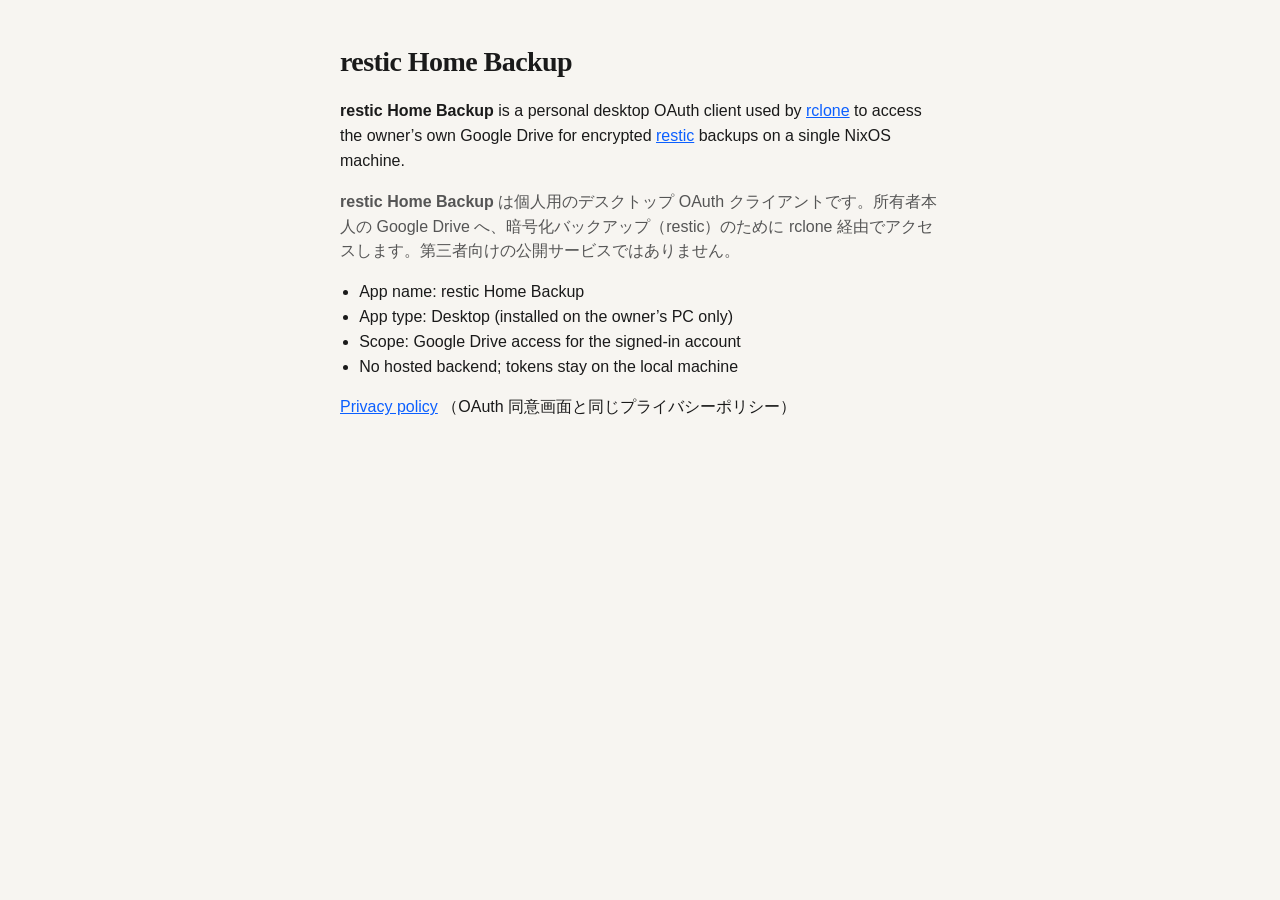
<file: index.html>
<!DOCTYPE html>
<html lang="ja">
  <head>
    <meta charset="utf-8" />
    <meta name="viewport" content="width=device-width, initial-scale=1" />
    <title>restic Home Backup</title>
    <link rel="stylesheet" href="style.css" />
  </head>
  <body>
    <main>
      <h1>restic Home Backup</h1>
      <p>
        <strong>restic Home Backup</strong> is a personal desktop OAuth client
        used by <a href="https://rclone.org/">rclone</a> to access the owner’s
        own Google Drive for encrypted
        <a href="https://restic.net/">restic</a> backups on a single NixOS
        machine.
      </p>
      <p>
        <strong>restic Home Backup</strong> は個人用のデスクトップ OAuth
        クライアントです。所有者本人の Google Drive へ、暗号化バックアップ（restic）のために
        rclone 経由でアクセスします。第三者向けの公開サービスではありません。
      </p>
      <ul>
        <li>App name: restic Home Backup</li>
        <li>App type: Desktop (installed on the owner’s PC only)</li>
        <li>Scope: Google Drive access for the signed-in account</li>
        <li>No hosted backend; tokens stay on the local machine</li>
      </ul>
      <p>
        <a href="privacy.html">Privacy policy</a>
        （OAuth 同意画面と同じプライバシーポリシー）
      </p>
    </main>
  </body>
</html>
</file>
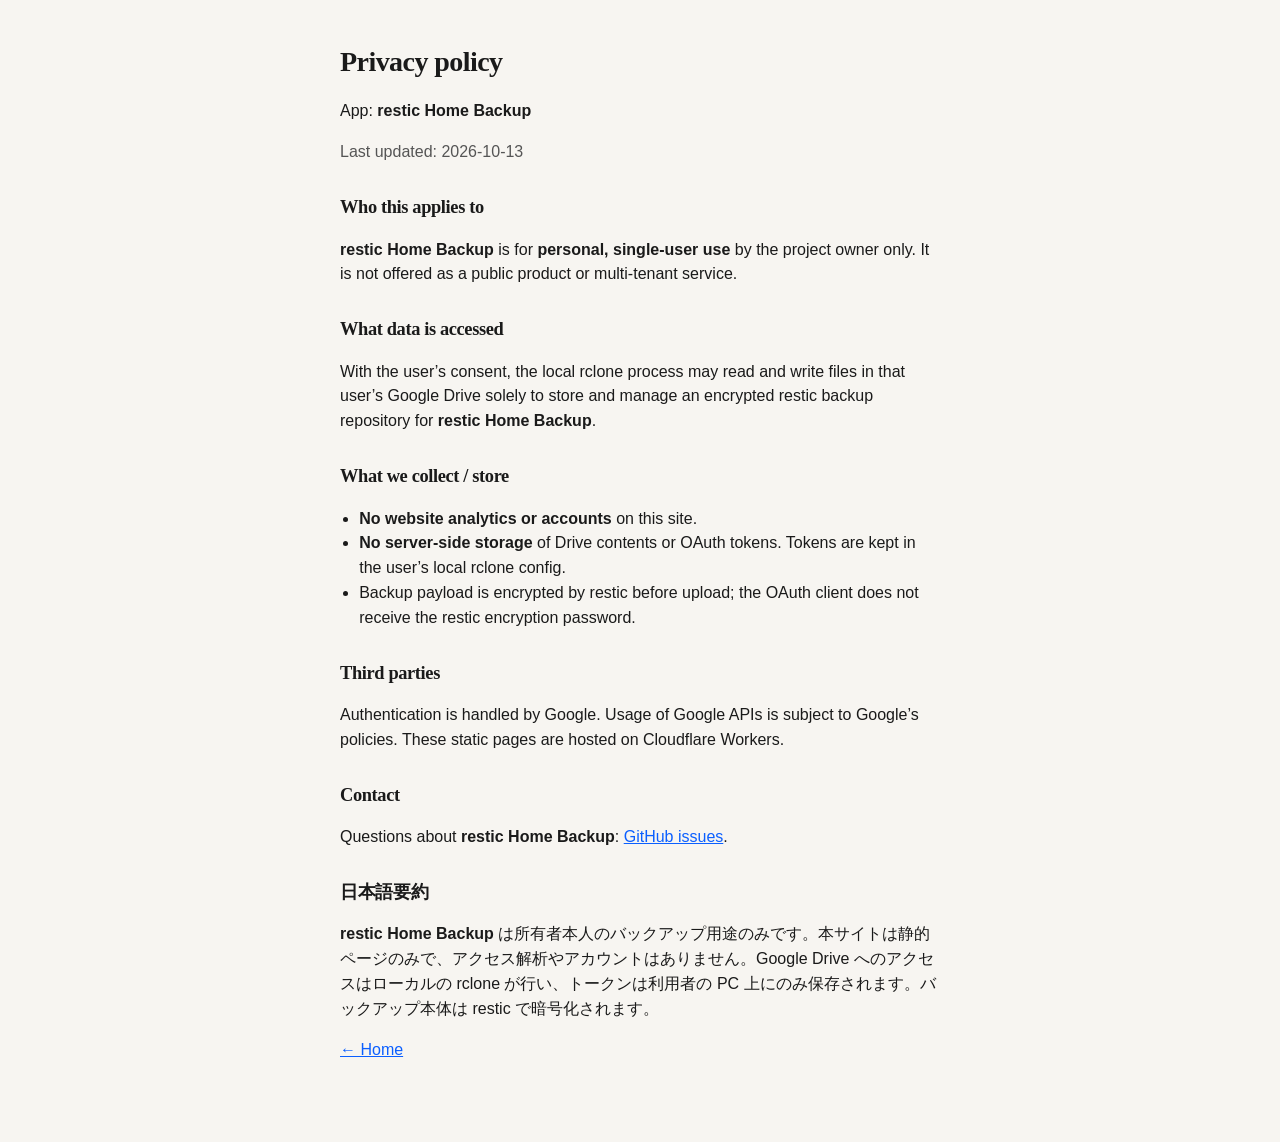
<file: privacy.html>
<!DOCTYPE html>
<html lang="ja">
  <head>
    <meta charset="utf-8" />
    <meta name="viewport" content="width=device-width, initial-scale=1" />
    <title>Privacy policy — restic Home Backup</title>
    <link rel="stylesheet" href="style.css" />
  </head>
  <body>
    <main>
      <h1>Privacy policy</h1>
      <p>App: <strong>restic Home Backup</strong></p>
      <p>Last updated: 2026-10-13</p>

      <h2>Who this applies to</h2>
      <p>
        <strong>restic Home Backup</strong> is for
        <strong>personal, single-user use</strong> by the project owner only. It
        is not offered as a public product or multi-tenant service.
      </p>

      <h2>What data is accessed</h2>
      <p>
        With the user’s consent, the local rclone process may read and write
        files in that user’s Google Drive solely to store and manage an
        encrypted restic backup repository for
        <strong>restic Home Backup</strong>.
      </p>

      <h2>What we collect / store</h2>
      <ul>
        <li>
          <strong>No website analytics or accounts</strong> on this site.
        </li>
        <li>
          <strong>No server-side storage</strong> of Drive contents or OAuth
          tokens. Tokens are kept in the user’s local rclone config.
        </li>
        <li>
          Backup payload is encrypted by restic before upload; the OAuth client
          does not receive the restic encryption password.
        </li>
      </ul>

      <h2>Third parties</h2>
      <p>
        Authentication is handled by Google. Usage of Google APIs is subject to
        Google’s policies. These static pages are hosted on Cloudflare Workers.
      </p>

      <h2>Contact</h2>
      <p>
        Questions about <strong>restic Home Backup</strong>:
        <a href="https://github.com/mitac-31709/rclone-oauth-branding/issues"
          >GitHub issues</a
        >.
      </p>

      <h2>日本語要約</h2>
      <p>
        <strong>restic Home Backup</strong>
        は所有者本人のバックアップ用途のみです。本サイトは静的ページのみで、アクセス解析やアカウントはありません。Google
        Drive へのアクセスはローカルの rclone
        が行い、トークンは利用者の PC 上にのみ保存されます。バックアップ本体は
        restic で暗号化されます。
      </p>

      <p><a href="index.html">← Home</a></p>
    </main>
  </body>
</html>
</file>
<file: style.css>
:root {
  color-scheme: light dark;
  --fg: #1a1a1a;
  --muted: #555;
  --bg: #f7f5f1;
  --link: #0b5fff;
}

@media (prefers-color-scheme: dark) {
  :root {
    --fg: #eceae6;
    --muted: #b0aca4;
    --bg: #161513;
    --link: #8cb4ff;
  }
}

* {
  box-sizing: border-box;
}

body {
  margin: 0;
  font-family: "IBM Plex Sans", "Noto Sans JP", "Segoe UI", sans-serif;
  line-height: 1.55;
  color: var(--fg);
  background: var(--bg);
}

main {
  max-width: 40rem;
  margin: 0 auto;
  padding: 2.5rem 1.25rem 4rem;
}

h1,
h2 {
  font-family: "IBM Plex Serif", "Noto Serif JP", Georgia, serif;
  font-weight: 600;
  letter-spacing: -0.02em;
}

h1 {
  font-size: 1.75rem;
  margin: 0 0 1rem;
}

h2 {
  font-size: 1.15rem;
  margin: 1.75rem 0 0.5rem;
}

p,
li {
  color: var(--fg);
}

p + p {
  margin-top: 0.85rem;
}

ul {
  padding-left: 1.2rem;
}

a {
  color: var(--link);
}

.muted,
main > p:first-of-type + p {
  color: var(--muted);
}
</file>
